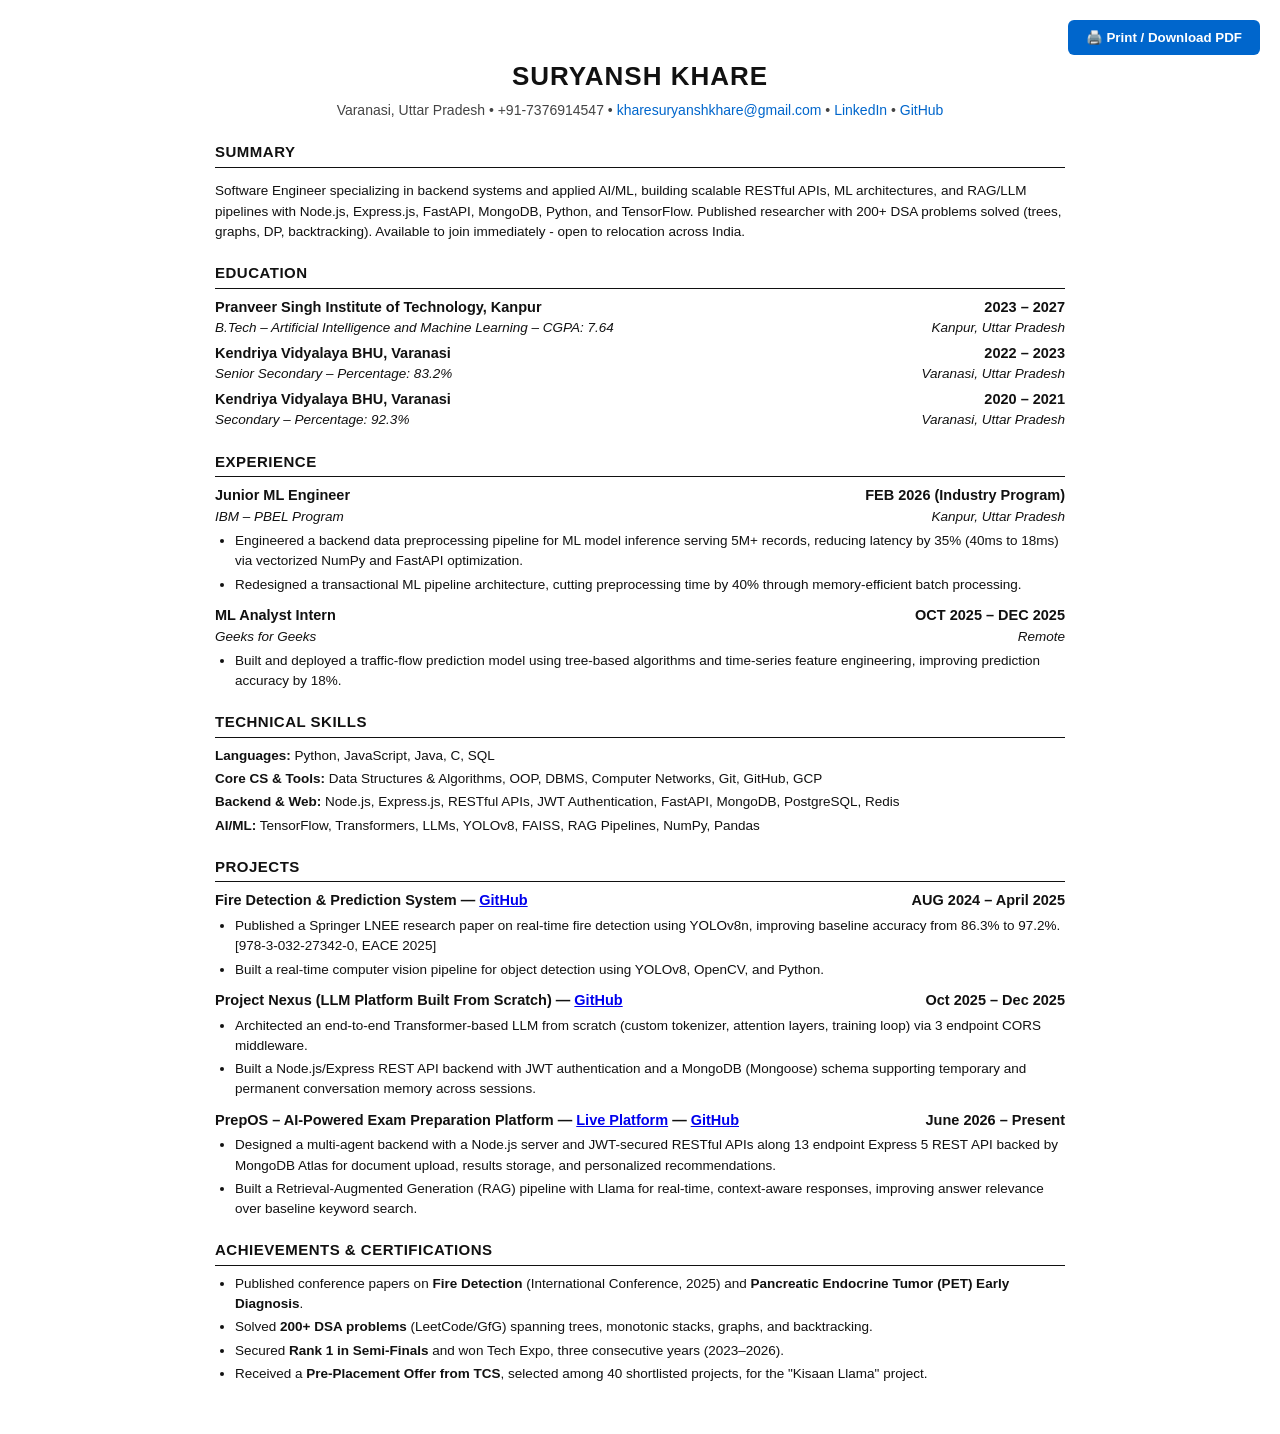
<file: Suryansh_Khare_Resume.html>
<!DOCTYPE html>
<html lang="en">
<head>
  <meta charset="UTF-8">
  <title>Suryansh Khare - Resume</title>
  <style>
    body { font-family: 'Helvetica Neue', Arial, sans-serif; color: #111; line-height: 1.5; padding: 40px; max-width: 850px; margin: 0 auto; background: #fff; }
    h1 { text-align: center; text-transform: uppercase; font-size: 26px; letter-spacing: 1px; margin-bottom: 4px; }
    .contact { text-align: center; font-size: 14px; margin-bottom: 20px; color: #444; }
    .contact a { color: #0066cc; text-decoration: none; }
    h2 { font-size: 15px; text-transform: uppercase; border-bottom: 1.5px solid #111; padding-bottom: 3px; margin-top: 20px; margin-bottom: 8px; letter-spacing: 0.5px; }
    .item-header { display: flex; justify-content: space-between; font-weight: bold; font-size: 14.5px; }
    .item-sub { display: flex; justify-content: space-between; font-style: italic; font-size: 13.5px; margin-bottom: 4px; }
    ul { margin-top: 4px; margin-bottom: 10px; padding-left: 20px; font-size: 13.5px; }
    li { margin-bottom: 3px; }
    .skills-list p { font-size: 13.5px; margin: 3px 0; }
    @media print { body { padding: 0; } .no-print { display: none; } }
    .print-btn { position: fixed; top: 20px; right: 20px; background: #0066cc; color: #fff; border: none; padding: 10px 18px; border-radius: 6px; font-weight: bold; cursor: pointer; }
  </style>
</head>
<body>
  <button onclick="window.print()" class="print-btn no-print">🖨️ Print / Download PDF</button>

  <h1>Suryansh Khare</h1>
  <div class="contact">
    Varanasi, Uttar Pradesh &bull; +91-7376914547 &bull; 
    <a href="mailto:kharesuryanshkhare@gmail.com">kharesuryanshkhare@gmail.com</a> &bull; 
    <a href="https://linkedin.com/in/suryansh-khare" target="_blank">LinkedIn</a> &bull; 
    <a href="https://github.com/Ayushkhar" target="_blank">GitHub</a>
  </div>

  <h2>Summary</h2>
  <p style="font-size: 13.5px;">Software Engineer specializing in backend systems and applied AI/ML, building scalable RESTful APIs, ML architectures, and RAG/LLM pipelines with Node.js, Express.js, FastAPI, MongoDB, Python, and TensorFlow. Published researcher with 200+ DSA problems solved (trees, graphs, DP, backtracking). Available to join immediately - open to relocation across India.</p>

  <h2>Education</h2>
  <div class="item-header"><span>Pranveer Singh Institute of Technology, Kanpur</span><span>2023 &ndash; 2027</span></div>
  <div class="item-sub"><span>B.Tech &ndash; Artificial Intelligence and Machine Learning &ndash; CGPA: 7.64</span><span>Kanpur, Uttar Pradesh</span></div>

  <div class="item-header"><span>Kendriya Vidyalaya BHU, Varanasi</span><span>2022 &ndash; 2023</span></div>
  <div class="item-sub"><span>Senior Secondary &ndash; Percentage: 83.2%</span><span>Varanasi, Uttar Pradesh</span></div>

  <div class="item-header"><span>Kendriya Vidyalaya BHU, Varanasi</span><span>2020 &ndash; 2021</span></div>
  <div class="item-sub"><span>Secondary &ndash; Percentage: 92.3%</span><span>Varanasi, Uttar Pradesh</span></div>

  <h2>Experience</h2>
  <div class="item-header"><span>Junior ML Engineer</span><span>FEB 2026 (Industry Program)</span></div>
  <div class="item-sub"><span>IBM &ndash; PBEL Program</span><span>Kanpur, Uttar Pradesh</span></div>
  <ul>
    <li>Engineered a backend data preprocessing pipeline for ML model inference serving 5M+ records, reducing latency by 35% (40ms to 18ms) via vectorized NumPy and FastAPI optimization.</li>
    <li>Redesigned a transactional ML pipeline architecture, cutting preprocessing time by 40% through memory-efficient batch processing.</li>
  </ul>

  <div class="item-header"><span>ML Analyst Intern</span><span>OCT 2025 &ndash; DEC 2025</span></div>
  <div class="item-sub"><span>Geeks for Geeks</span><span>Remote</span></div>
  <ul>
    <li>Built and deployed a traffic-flow prediction model using tree-based algorithms and time-series feature engineering, improving prediction accuracy by 18%.</li>
  </ul>

  <h2>Technical Skills</h2>
  <div class="skills-list">
    <p><strong>Languages:</strong> Python, JavaScript, Java, C, SQL</p>
    <p><strong>Core CS &amp; Tools:</strong> Data Structures &amp; Algorithms, OOP, DBMS, Computer Networks, Git, GitHub, GCP</p>
    <p><strong>Backend &amp; Web:</strong> Node.js, Express.js, RESTful APIs, JWT Authentication, FastAPI, MongoDB, PostgreSQL, Redis</p>
    <p><strong>AI/ML:</strong> TensorFlow, Transformers, LLMs, YOLOv8, FAISS, RAG Pipelines, NumPy, Pandas</p>
  </div>

  <h2>Projects</h2>
  <div class="item-header"><span>Fire Detection &amp; Prediction System &mdash; <a href="https://github.com/Ayushkhar/Fire-Detection-using-YOLO-v8n-Tweaked-RES-" target="_blank">GitHub</a></span><span>AUG 2024 &ndash; April 2025</span></div>
  <ul>
    <li>Published a Springer LNEE research paper on real-time fire detection using YOLOv8n, improving baseline accuracy from 86.3% to 97.2%. [978-3-032-27342-0, EACE 2025]</li>
    <li>Built a real-time computer vision pipeline for object detection using YOLOv8, OpenCV, and Python.</li>
  </ul>

  <div class="item-header"><span>Project Nexus (LLM Platform Built From Scratch) &mdash; <a href="https://github.com/Ayushkhar" target="_blank">GitHub</a></span><span>Oct 2025 &ndash; Dec 2025</span></div>
  <ul>
    <li>Architected an end-to-end Transformer-based LLM from scratch (custom tokenizer, attention layers, training loop) via 3 endpoint CORS middleware.</li>
    <li>Built a Node.js/Express REST API backend with JWT authentication and a MongoDB (Mongoose) schema supporting temporary and permanent conversation memory across sessions.</li>
  </ul>

  <div class="item-header"><span>PrepOS &ndash; AI-Powered Exam Preparation Platform &mdash; <a href="https://prep-os-live.onrender.com" target="_blank">Live Platform</a> &mdash; <a href="https://github.com/Ayushkhar/Prep_os-Live" target="_blank">GitHub</a></span><span>June 2026 &ndash; Present</span></div>
  <ul>
    <li>Designed a multi-agent backend with a Node.js server and JWT-secured RESTful APIs along 13 endpoint Express 5 REST API backed by MongoDB Atlas for document upload, results storage, and personalized recommendations.</li>
    <li>Built a Retrieval-Augmented Generation (RAG) pipeline with Llama for real-time, context-aware responses, improving answer relevance over baseline keyword search.</li>
  </ul>

  <h2>Achievements &amp; Certifications</h2>
  <ul>
    <li>Published conference papers on <strong>Fire Detection</strong> (International Conference, 2025) and <strong>Pancreatic Endocrine Tumor (PET) Early Diagnosis</strong>.</li>
    <li>Solved <strong>200+ DSA problems</strong> (LeetCode/GfG) spanning trees, monotonic stacks, graphs, and backtracking.</li>
    <li>Secured <strong>Rank 1 in Semi-Finals</strong> and won Tech Expo, three consecutive years (2023&ndash;2026).</li>
    <li>Received a <strong>Pre-Placement Offer from TCS</strong>, selected among 40 shortlisted projects, for the "Kisaan Llama" project.</li>
  </ul>
</body>
</html>
</file>
